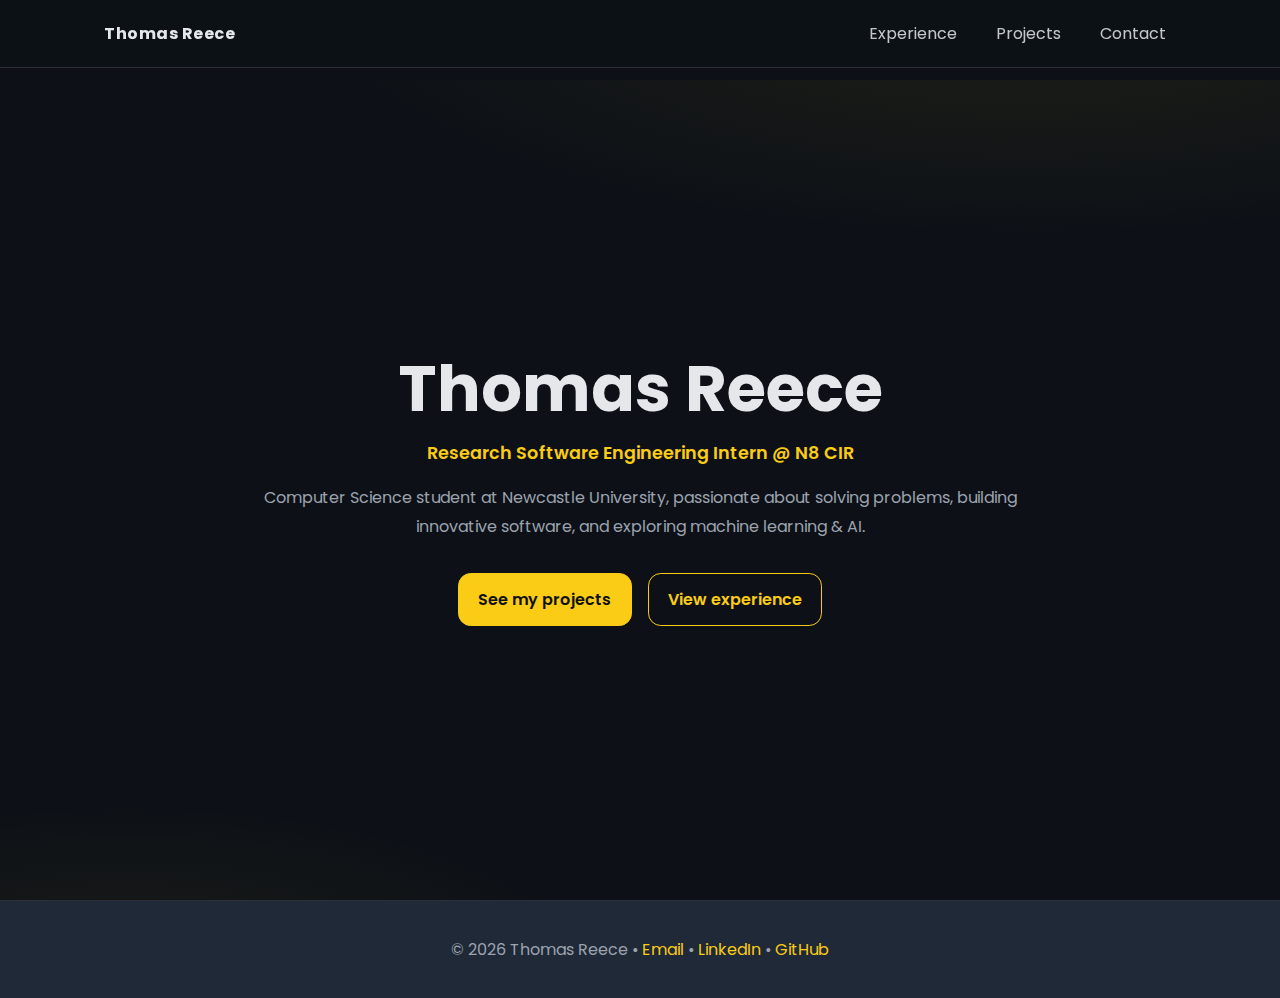
<file: index.html>
<!DOCTYPE html>
<html lang="en">
<head>
  <meta charset="UTF-8" />
  <meta name="viewport" content="width=device-width, initial-scale=1.0" />
  <title>Thomas Reece | Portfolio</title>
  <link href="https://fonts.googleapis.com/css2?family=Poppins:wght@400;600;700&display=swap" rel="stylesheet">
  <link rel="stylesheet" href="static/css/style.css" />
</head>
<body>
  <header class="navbar">
    <div class="nav-container">
      <a href="index.html" class="logo">Thomas Reece</a>
      <nav class="nav-links" id="navLinks">
        <a href="experience.html">Experience</a>
        <a href="projects.html">Projects</a>
        <a href="contact.html">Contact</a>
      </nav>
      <button class="nav-toggle" id="navToggle" aria-label="Open navigation">&#9776;</button>
    </div>
  </header>
  <main class="page-content">
<section class="hero">
  <div class="hero-inner">
    <h1 class="hero-title">Thomas Reece</h1>
    <p class="hero-subtext">Research Software Engineering Intern @ N8 CIR</p>
    <p class="hero-description">
      Computer Science student at Newcastle University, passionate about solving problems, building innovative software, and exploring machine learning &amp; AI.
    </p>
    <div class="hero-cta">
      <a class="btn btn-primary" href="projects.html">See my projects</a>
      <a class="btn btn-outline" href="experience.html">View experience</a>
    </div>
  </div>
</section>
  </main>
  <footer class="site-footer">
    <div class="footer-inner">
      <p>&copy; <span id="year"></span> Thomas Reece • <a href="mailto:thomas.reece4@outlook.com">Email</a> • <a href="https://www.linkedin.com/in/tom-reece-050ab21b3/">LinkedIn</a> • <a href="https://github.com/tomreece4">GitHub</a></p>
    </div>
  </footer>
  <script src="static/js/main.js"></script>
</body>
</html>
</file>
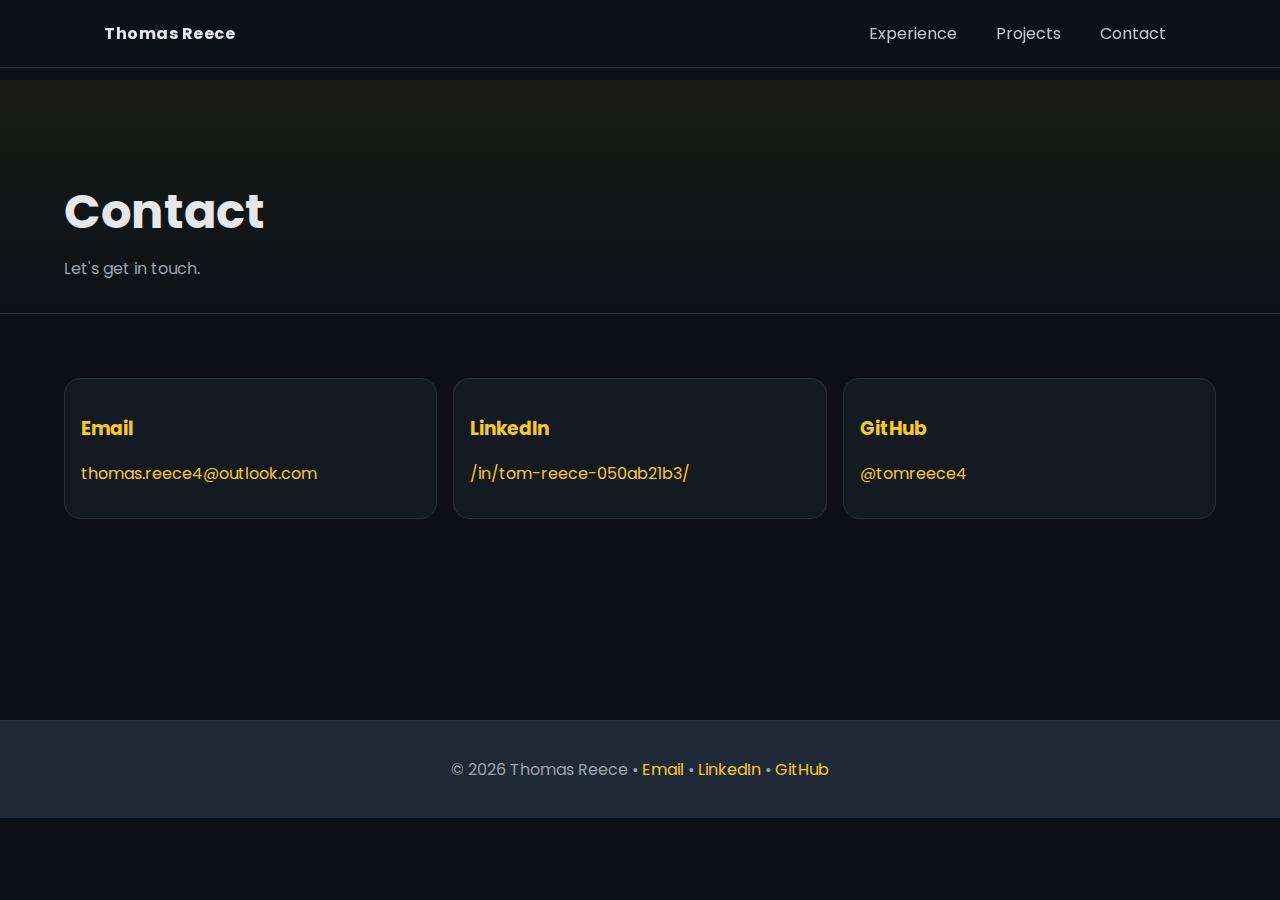
<file: contact.html>
<!DOCTYPE html>
<html lang="en">
<head>
  <meta charset="UTF-8" />
  <meta name="viewport" content="width=device-width, initial-scale=1.0" />
  <title>Contact • Thomas Reece</title>
  <link href="https://fonts.googleapis.com/css2?family=Poppins:wght@400;600;700&display=swap" rel="stylesheet">
  <link rel="stylesheet" href="static/css/style.css" />
</head>
<body>
  <header class="navbar">
    <div class="nav-container">
      <a href="index.html" class="logo">Thomas Reece</a>
      <nav class="nav-links" id="navLinks">
        <a href="experience.html">Experience</a>
        <a href="projects.html">Projects</a>
        <a href="contact.html">Contact</a>
      </nav>
      <button class="nav-toggle" id="navToggle" aria-label="Open navigation">&#9776;</button>
    </div>
  </header>
  <main class="page-content">
<section class="page-hero">
  <h1>Contact</h1>
  <p>Let's get in touch.</p>
</section>
<section id="contact" class="section contact-section">
  <div class="contact-cards">
    <a class="contact-card" href="mailto:thomas.reece4@outlook.com">
      <h3>Email</h3>
      <p>thomas.reece4@outlook.com</p>
    </a>
    <a class="contact-card" href="https://www.linkedin.com/in/tom-reece-050ab21b3/" target="_blank" rel="noopener">
      <h3>LinkedIn</h3>
      <p>/in/tom-reece-050ab21b3/</p>
    </a>
    <a class="contact-card" href="https://github.com/tomreece4" target="_blank" rel="noopener">
      <h3>GitHub</h3>
      <p>@tomreece4</p>
    </a>
  </div>
</section>
  </main>
  <footer class="site-footer">
    <div class="footer-inner">
      <p>&copy; <span id="year"></span> Thomas Reece • <a href="mailto:thomas.reece4@outlook.com">Email</a> • <a href="https://www.linkedin.com/in/tom-reece-050ab21b3/">LinkedIn</a> • <a href="https://github.com/tomreece4">GitHub</a></p>
    </div>
  </footer>
  <script src="static/js/main.js"></script>
</body>
</html>
</file>
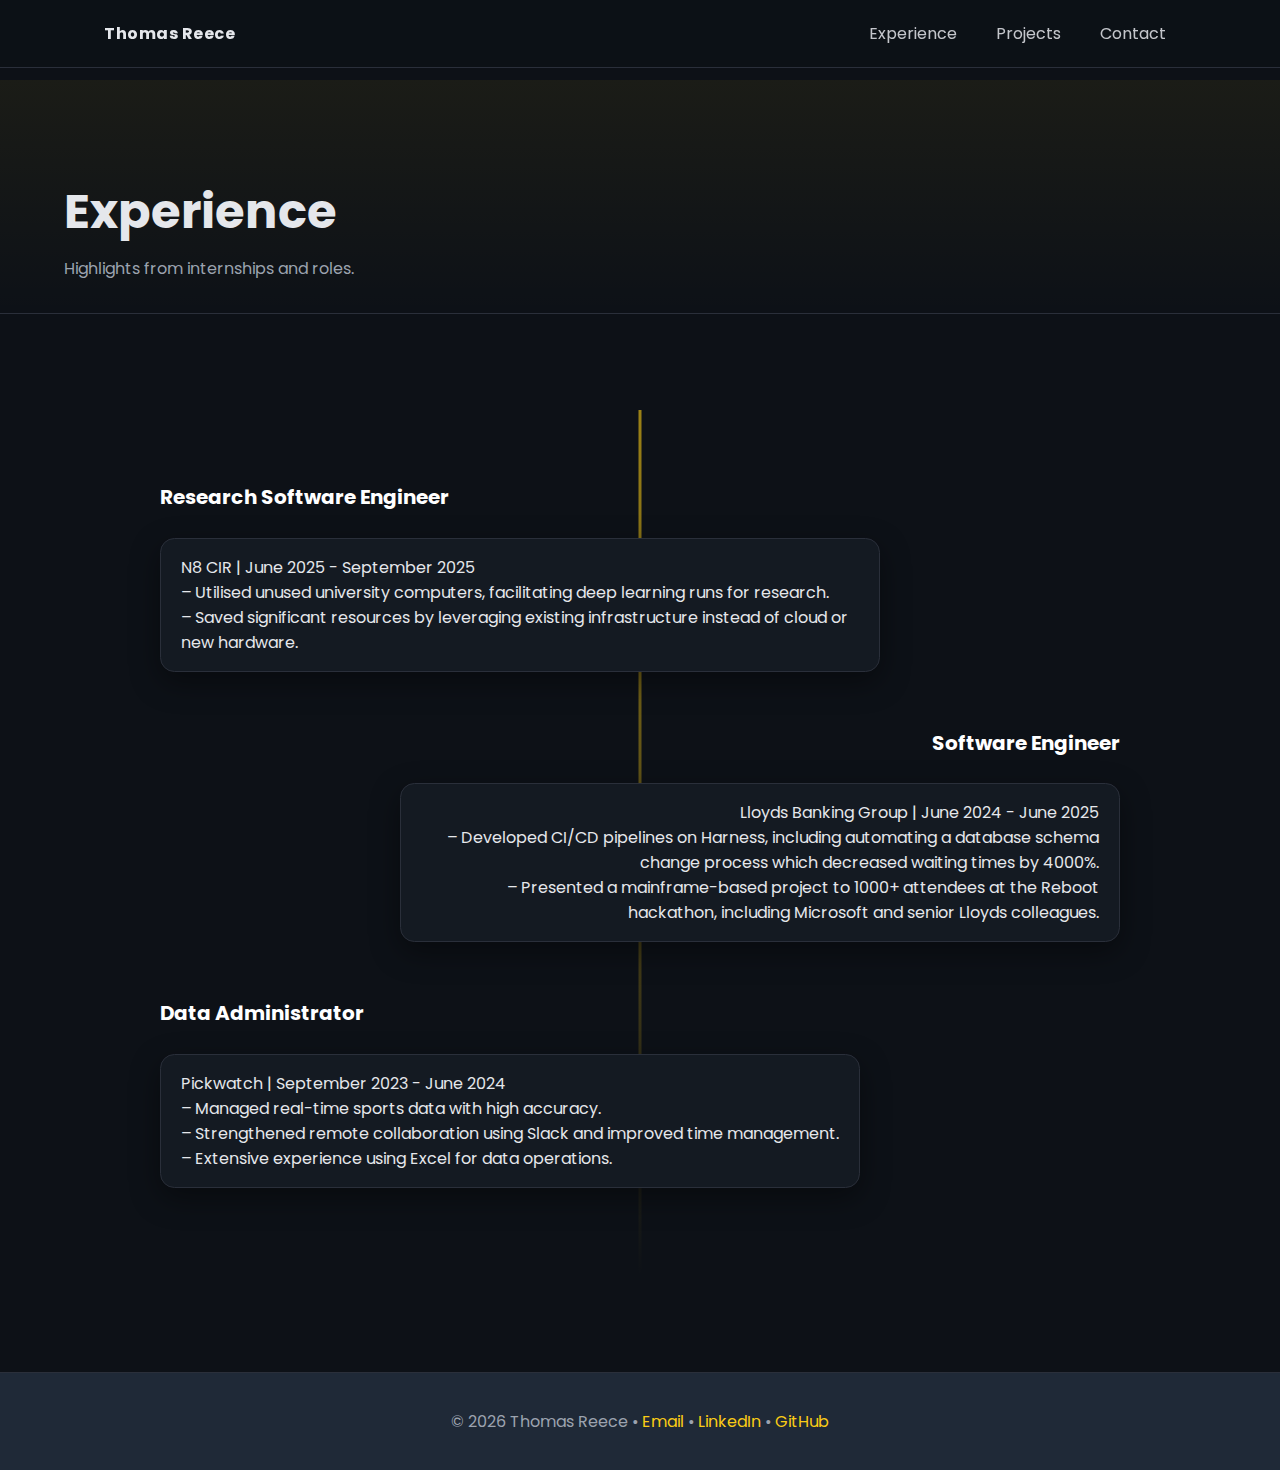
<file: experience.html>
<!DOCTYPE html>
<html lang="en">
<head>
  <meta charset="UTF-8" />
  <meta name="viewport" content="width=device-width, initial-scale=1.0" />
  <title>Experience • Thomas Reece</title>
  <link href="https://fonts.googleapis.com/css2?family=Poppins:wght@400;600;700&display=swap" rel="stylesheet">
  <link rel="stylesheet" href="static/css/style.css" />
</head>
<body>
  <header class="navbar">
    <div class="nav-container">
      <a href="index.html" class="logo">Thomas Reece</a>
      <nav class="nav-links" id="navLinks">
        <a href="experience.html">Experience</a>
        <a href="projects.html">Projects</a>
        <a href="contact.html">Contact</a>
      </nav>
      <button class="nav-toggle" id="navToggle" aria-label="Open navigation">&#9776;</button>
    </div>
  </header>
  <main class="page-content">
<section class="page-hero">
  <h1>Experience</h1>
  <p>Highlights from internships and roles.</p>
</section>
<section id="experience" class="section">
  <div class="timeline">
    <div class="timeline-item">
      <h3>Research Software Engineer</h3>
      <p>N8 CIR | June 2025 - September 2025<br>
      – Utilised unused university computers, facilitating deep learning runs for research.<br>
      – Saved significant resources by leveraging existing infrastructure instead of cloud or new hardware.</p>
    </div>
    <div class="timeline-item">
      <h3>Software Engineer</h3>
      <p>Lloyds Banking Group | June 2024 - June 2025<br>
      – Developed CI/CD pipelines on Harness, including automating a database schema change process which decreased waiting times by 4000%.<br>
      – Presented a mainframe-based project to 1000+ attendees at the Reboot hackathon, including Microsoft and senior Lloyds colleagues.</p>
    </div>
    <div class="timeline-item">
      <h3>Data Administrator</h3>
      <p>Pickwatch | September 2023 - June 2024<br>
      – Managed real-time sports data with high accuracy.<br>
      – Strengthened remote collaboration using Slack and improved time management.<br>
      – Extensive experience using Excel for data operations.</p>
    </div>
  </div>
</section>
  </main>
  <footer class="site-footer">
    <div class="footer-inner">
      <p>&copy; <span id="year"></span> Thomas Reece • <a href="mailto:thomas.reece4@outlook.com">Email</a> • <a href="https://www.linkedin.com/in/tom-reece-050ab21b3/">LinkedIn</a> • <a href="https://github.com/tomreece4">GitHub</a></p>
    </div>
  </footer>
  <script src="static/js/main.js"></script>
</body>
</html>
</file>
<file: static/css/style.css>
:root{
  --bg: #0d1117;
  --bg-elev: #111827;
  --bg-elev-2: #1f2937;
  --text: #e5e7eb;
  --muted: #9ca3af;
  --line: #2a2f3a;
  --yellow: #facc15;
  --yellow-600: #eab308;
  --yellow-700: #ca8a04;
  --card: #141a22;
  --shadow: rgba(0,0,0,0.4);
}

*{ box-sizing: border-box; }

html, body {
  margin: 0;
  padding: 0;
  font-family: 'Poppins', system-ui, -apple-system, Segoe UI, Roboto, Arial, sans-serif;
  background: var(--bg);
  color: var(--text);
  scroll-behavior: smooth;
}

a {
  color: var(--yellow);
  text-decoration: none;
  transition: color .2s ease, opacity .2s ease, transform .2s ease;
}
a:hover { color: #fde047; }

.page-content{ padding-top: 5rem; min-height: 80vh; }
.section{ padding: 4rem 5%; }
.page-hero{
  padding: 6rem 5% 2rem;
  background: linear-gradient(180deg, rgba(250,204,21,0.06), rgba(0,0,0,0));
  border-bottom: 1px solid var(--line);
}
.page-hero h1{
  font-size: clamp(2rem, 3vw + 1rem, 3rem);
  margin: 0 0 .5rem;
}
.page-hero p{ color: var(--muted); margin: 0; }

.navbar{
  position: fixed; top: 0; left: 0; width: 100%;
  background: rgba(13,17,23,0.7);
  backdrop-filter: blur(8px);
  border-bottom: 1px solid var(--line);
  z-index: 100;
}
.nav-container{
  display: flex; align-items: center; justify-content: space-between;
  max-width: 1200px; margin: 0 auto; padding: .9rem 5%;
}
.logo{
  font-weight: 700; letter-spacing: .5px; color: var(--text);
}
.nav-links{ display: flex; gap: 1.25rem; }
.nav-links a{
  color: var(--text);
  opacity: .85;
  padding: .4rem .6rem;
  border-radius: .5rem;
}
.nav-links a:hover{
  opacity: 1;
  background: rgba(250,204,21,0.08);
  color: var(--yellow);
}
.nav-toggle{ display:none; background:none; border:none; font-size:1.8rem; color: var(--text); cursor:pointer; }

@media (max-width: 820px){
  .nav-toggle{ display:block; }
  .nav-links{
    position: absolute; right: 5%; top: 100%;
    display: none; flex-direction: column;
    width: 240px; background: var(--bg-elev);
    border: 1px solid var(--line); border-radius: .75rem; padding: .75rem;
    box-shadow: 0 20px 30px var(--shadow);
  }
  .nav-links.active{ display: flex; }
}

.hero{
  min-height: calc(100vh - 5rem);
  display:flex; align-items:center; justify-content:center; text-align:center;
  background:
    radial-gradient(1200px 400px at 80% -10%, rgba(250,204,21,.08), transparent 60%),
    radial-gradient(800px 300px at 10% 110%, rgba(250,204,21,.06), transparent 60%);
  padding: 3rem 5%;
}
.hero-title{
  font-size: clamp(2.5rem, 4.5vw + 1rem, 4rem);
  line-height: 1.1;
  margin: 0;
}
.hero-subtext{
  font-size: 1.1rem; color: var(--yellow); font-weight: 600; margin-top: 1rem;
}
.hero-description{
  max-width: 800px; margin: 1rem auto 0; color: var(--muted); line-height: 1.8;
}
.hero-cta{ display:flex; gap: 1rem; justify-content:center; margin-top: 2rem; flex-wrap: wrap; }

.btn{ padding: .8rem 1.2rem; border-radius: .8rem; border:1px solid var(--yellow); font-weight:600; }
.btn-primary{ background: var(--yellow); color: #111; }
.btn-primary:hover{ background: #000000; transform: translateY(-1px); }
.btn-outline{ background: transparent; color: var(--yellow); }
.btn-outline:hover{ background: rgba(250,204,21,.08); transform: translateY(-1px); }


.timeline{ position: relative; max-width: 1000px; margin: 2rem auto; padding: 2rem 0; }
.timeline::before{
  content:''; position:absolute; left: 50%; top:0; transform: translateX(-50%);
  width: 3px; height: 100%; background: linear-gradient(var(--yellow), transparent);
  opacity:.6;
}
.timeline-item{ position:relative; margin: 2.5rem 0; padding: 0 2%; }
.timeline-item h3{ margin: 0 0 .6rem; color: #fff; font-size: 1.25rem; }
.timeline-item p{
  display:inline-block; max-width: 75%;
  background: var(--card); color: var(--text);
  padding: 1rem 1.25rem; border: 1px solid var(--line); border-radius: .9rem;
  box-shadow: 0 10px 30px var(--shadow);
}
.timeline-item:nth-child(odd){ text-align: left; }
.timeline-item:nth-child(even){ text-align: right; }

.projects-section {
  padding: 2rem;
  background: #0d0d0d;
}

.projects-section h2 {
  font-size: 2.5rem;
  color: #facc15;
}

.projects-intro {
  color: #ccc;  margin-bottom: 2rem;
}

.projects-grid {
  display: grid;
  grid-template-columns: repeat(auto-fit, minmax(280px, 1fr));
  gap: 1.5rem;
  margin-top: 2rem;
  margin-left: 2rem;
  margin-right: 2rem;
  margin-bottom: 2rem
}

.project-card {
  background: #1a1a1a;
  padding: 1.5rem;
  border-radius: 12px;
  transition: transform 0.25s ease, box-shadow 0.25s ease;
  display: flex;
  flex-direction: column;
  gap: 0.5rem;
}

.project-card i {
  color: #facc15;
  width: 32px;
  height: 32px;
}

.project-card h3 {
  color: #fff;
  font-size: 1.2rem;
}

.project-card p {
  color: #bbb;
  font-size: 0.95rem;
}

.badges {
  display: flex;
  flex-wrap: wrap;
  gap: 0.4rem;
}

.badge {
  background: #facc15;
  color: #000;
  padding: 2px 8px;
  border-radius: 12px;
  font-size: 0.75rem;
  font-weight: bold;
}

.project-card:hover {
  transform: translateY(-5px);
  box-shadow: 0 8px 20px rgba(250, 204, 21, 0.3);
}



.modal {
  display: none;
  position: fixed;
  inset: 0;
  background: rgba(0,0,0,0.95);
  justify-content: center;
  align-items: center;
  z-index: 1000;
}

/* Show modal */
.modal.active {
  display: flex;
}

.modal-content {
  padding: 5%;
  max-height: 100vh;
  overflow-y: auto;
  overflow-x: hidden;
  word-wrap: break-word;
  overflow-wrap: break-word;
}

.modal-content img {
  margin: auto;
  width: 40%;
  display: block;
  max-width: 100% !important;
  object-fit: contain;
}



/* Close button stays visible while scrolling */
.close {
  position: sticky;
  top: 0;
  float: right;
  font-size: 2rem;
  color: var(--yellow, #facc15);
  cursor: pointer;
  padding-left: 0.5rem;
}

/* Modal body styling */
#modal-body {
  color: var(--text, #fff);
}

#modal-body img {
  max-width: 100%;       /* never exceed modal's width */
  height: auto;          /* maintain aspect ratio */
  display: block;        /* remove inline gaps */
  border-radius: 0.6rem;
  border: 1px solid var(--line, #333);
  margin: 1rem 0;
  object-fit: contain;   /* make sure the whole image is visible */
}


#modal-body h3 {
  margin-top: 0;
}

/* Lock page scroll when modal is open */
body.modal-open {
  overflow: hidden;
}

/* Contact cards */
.contact-cards {
  display: grid;
  grid-template-columns: repeat(auto-fit, minmax(240px, 1fr));
  gap: 1rem;
}

.contact-card {
  display: block;
  background: var(--card);
  border: 1px solid var(--line);
  border-radius: 1rem;
  padding: 1rem;
}

.contact-card:hover {
  border-color: var(--yellow);
  transform: translateY(-2px);
  box-shadow: 0 16px 32px var(--shadow);
}

/* Footer */
.site-footer {
  border-top: 1px solid var(--line);
  background: var(--bg-elev-2);
}

.footer-inner {
  max-width: 1200px;
  margin: 0 auto;
  padding: 1.25rem 5%;
  text-align: center;
  color: var(--muted);
}

.footer-inner a {
  color: var(--yellow);
}

/* Selection highlight */
::selection {
  background: rgba(250,204,21,.35);
  color: #111;
}

@media (max-width: 768px) {
  .timeline-item p {
    max-width: 90%;
  }
}
</file>
